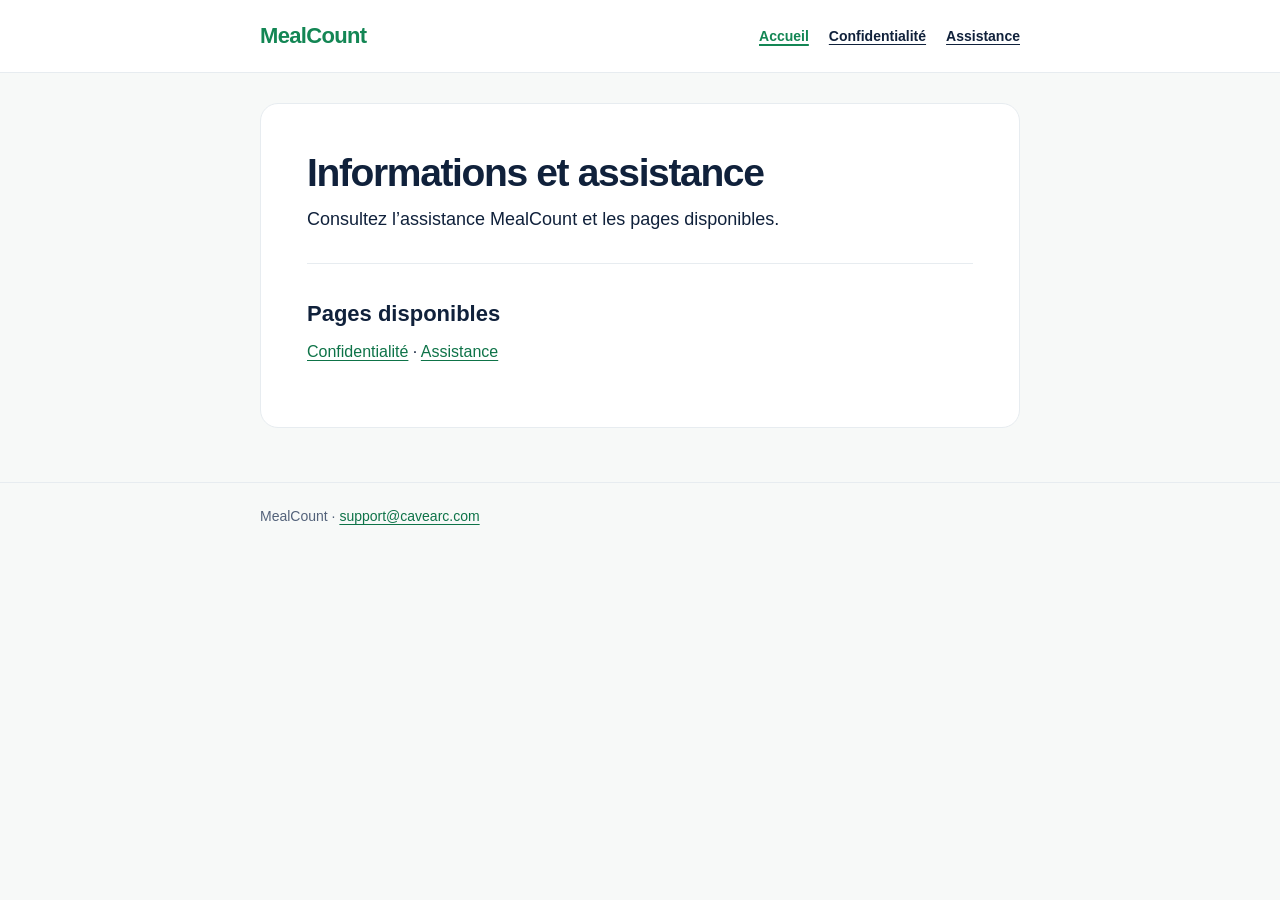
<file: index.html>
<!doctype html>
<html lang="fr">
<head>
  <meta charset="utf-8">
  <meta name="viewport" content="width=device-width, initial-scale=1">
  <meta name="color-scheme" content="light">
  <title>Informations et assistance · MealCount</title>
  <meta name="description" content="Informations et assistance de MealCount, application de suivi alimentaire.">
  <link rel="stylesheet" href="styles.css">
</head>
<body>
  <a class="skip" href="#contenu">Aller au contenu</a>
  <header class="site-header"><div class="wrap">
    <a class="brand" href="">MealCount</a>
    <nav aria-label="Navigation principale"><a href="" aria-current="page">Accueil</a>
<a href="mealcount/privacy/">Confidentialité</a>
<a href="mealcount/support/">Assistance</a></nav>
  </div></header>
  <main id="contenu" class="wrap"><article>
    <h1>Informations et assistance</h1>
    <p class="lead">Consultez l’assistance MealCount et les pages disponibles.</p>
    <section><h2>Pages disponibles</h2>
      <p><a href="mealcount/privacy/">Confidentialité</a> · <a href="mealcount/support/">Assistance</a></p>
    </section>
  </article></main>
  <footer class="site-footer"><div class="wrap">MealCount · <a href="mailto:support@cavearc.com">support@cavearc.com</a></div></footer>
</body>
</html>
</file>
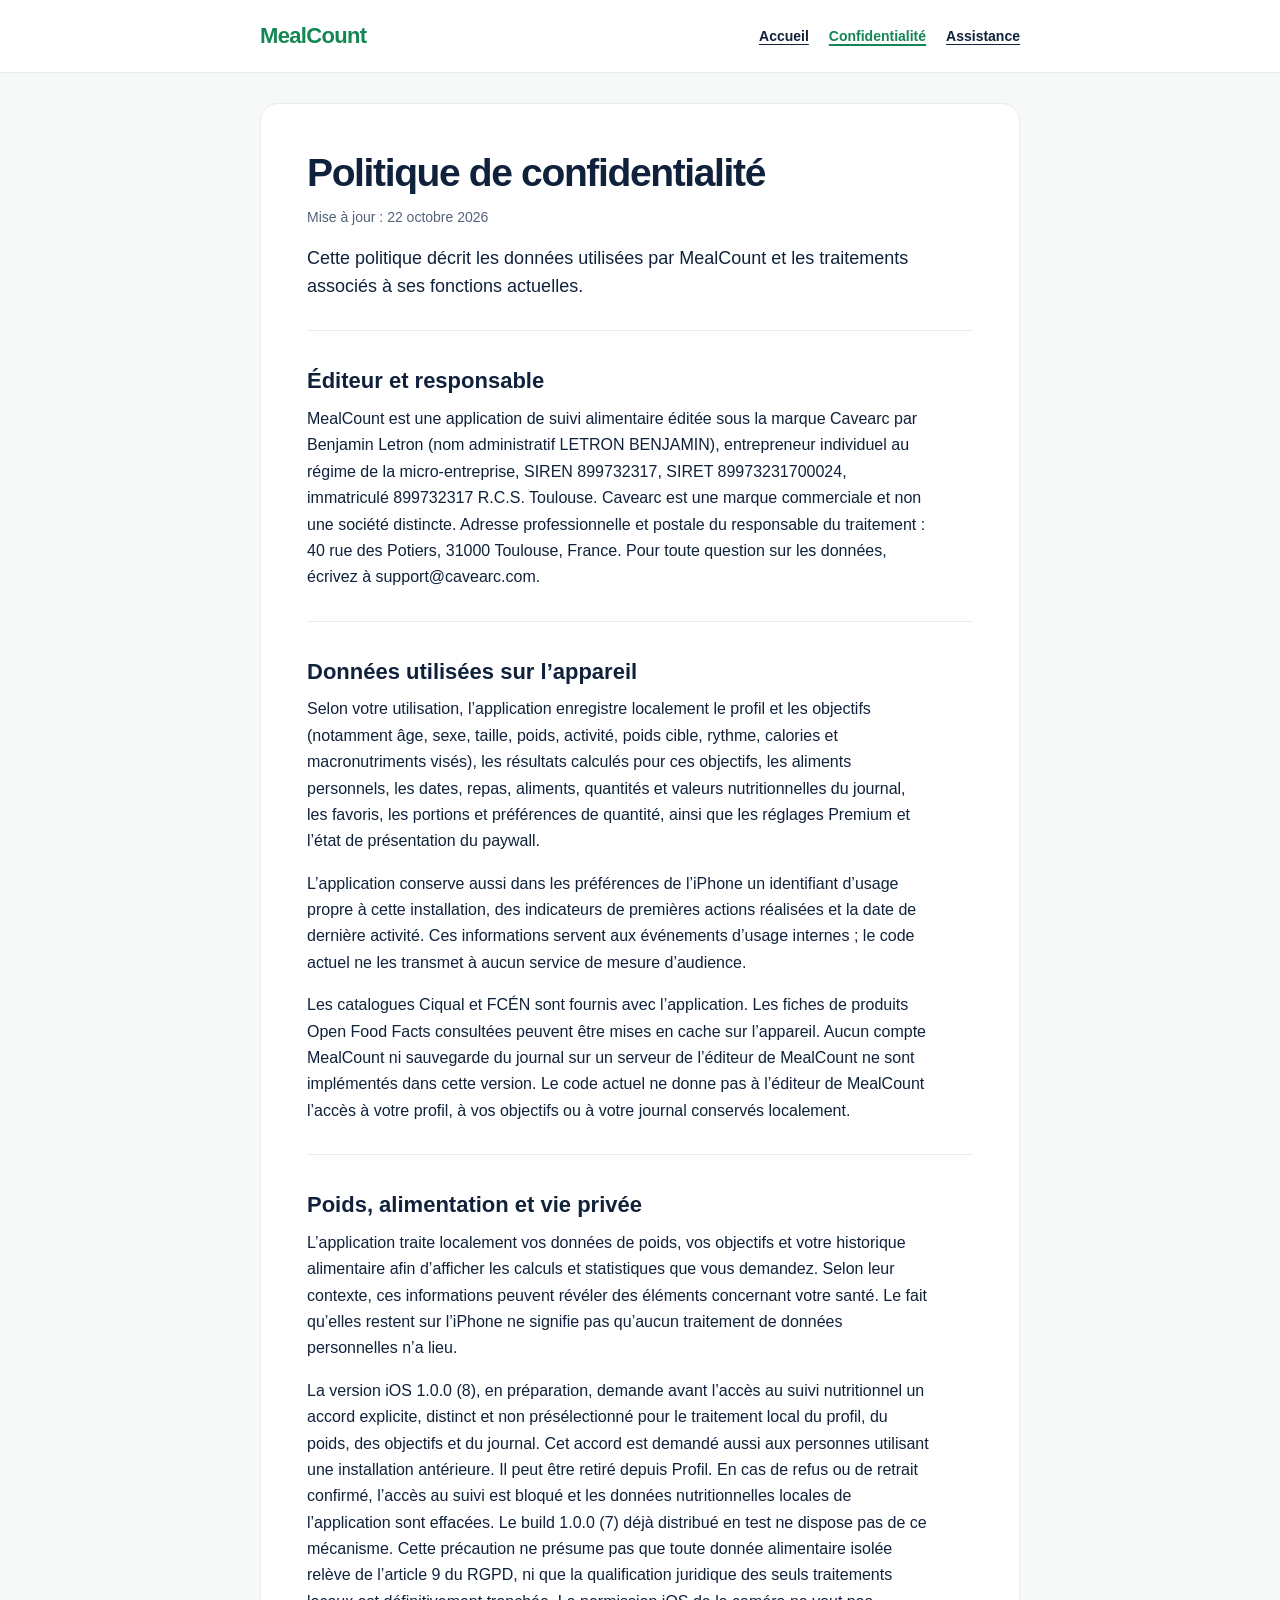
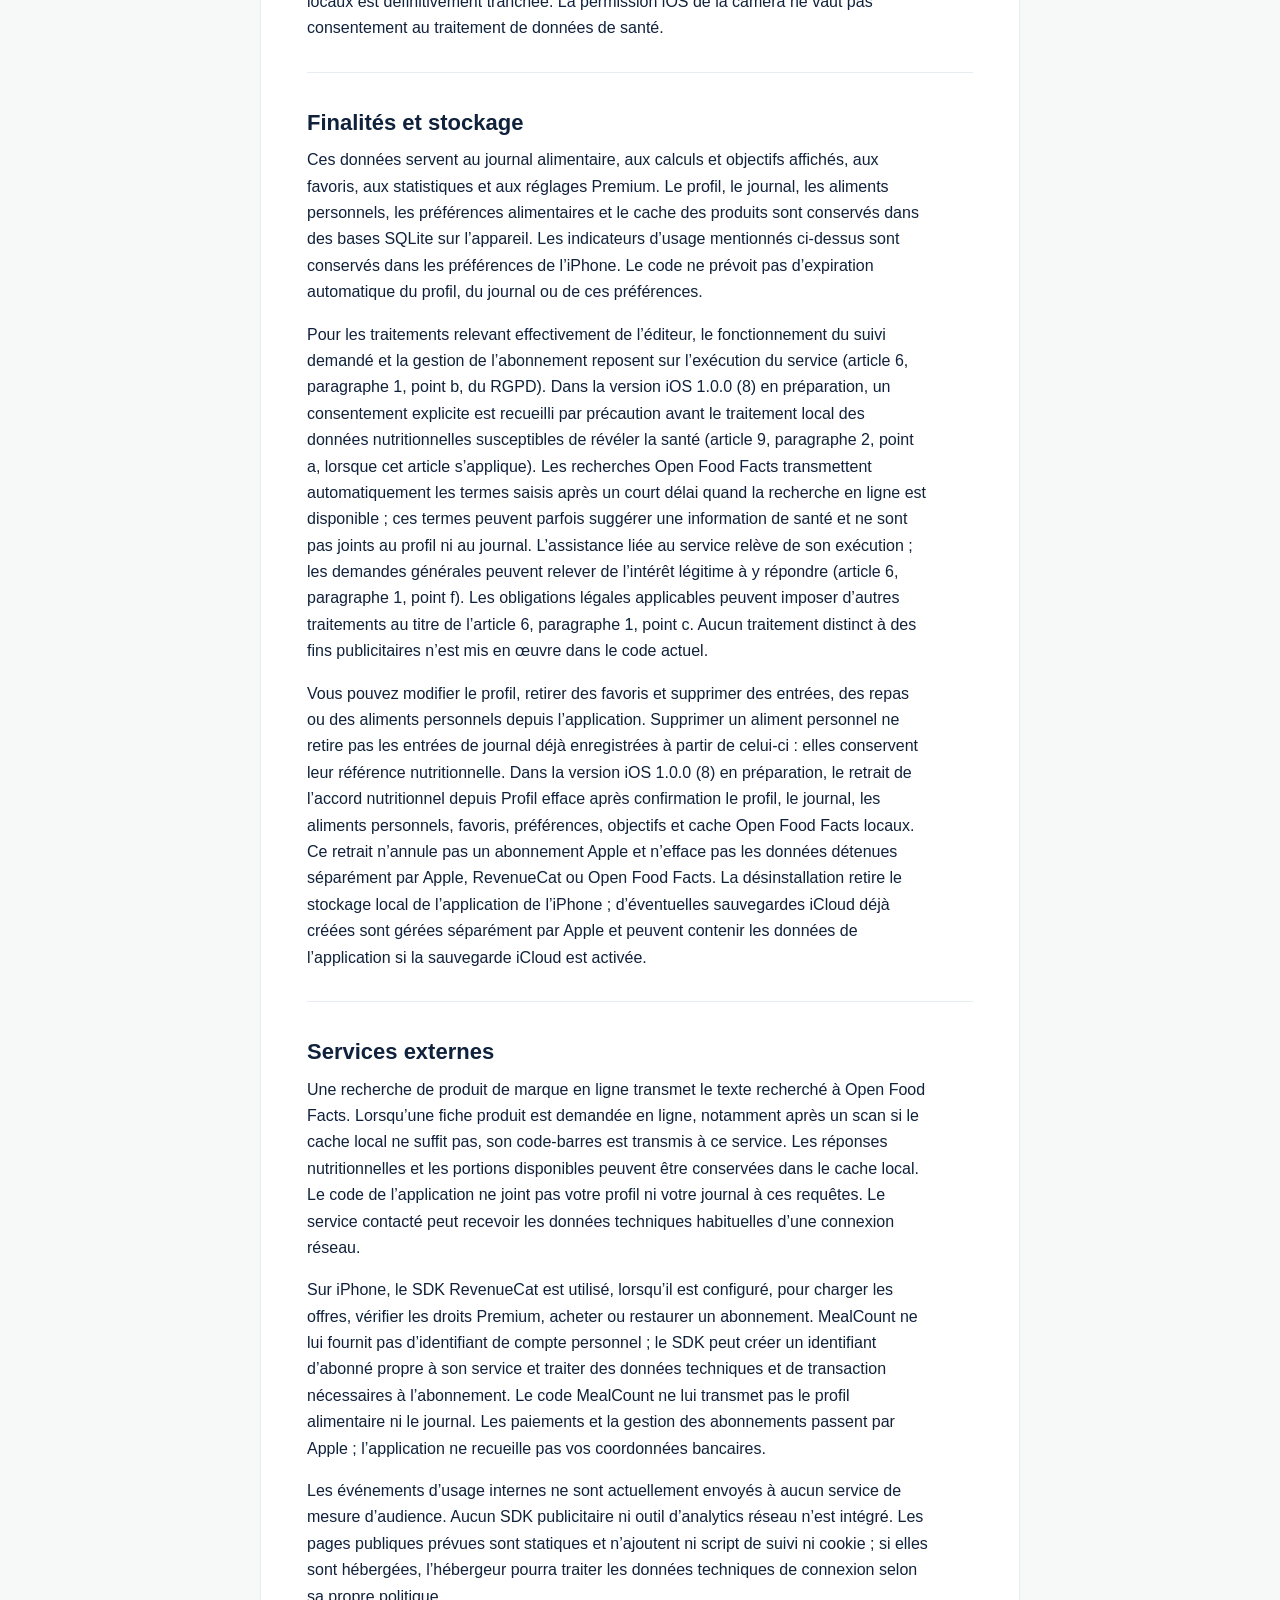
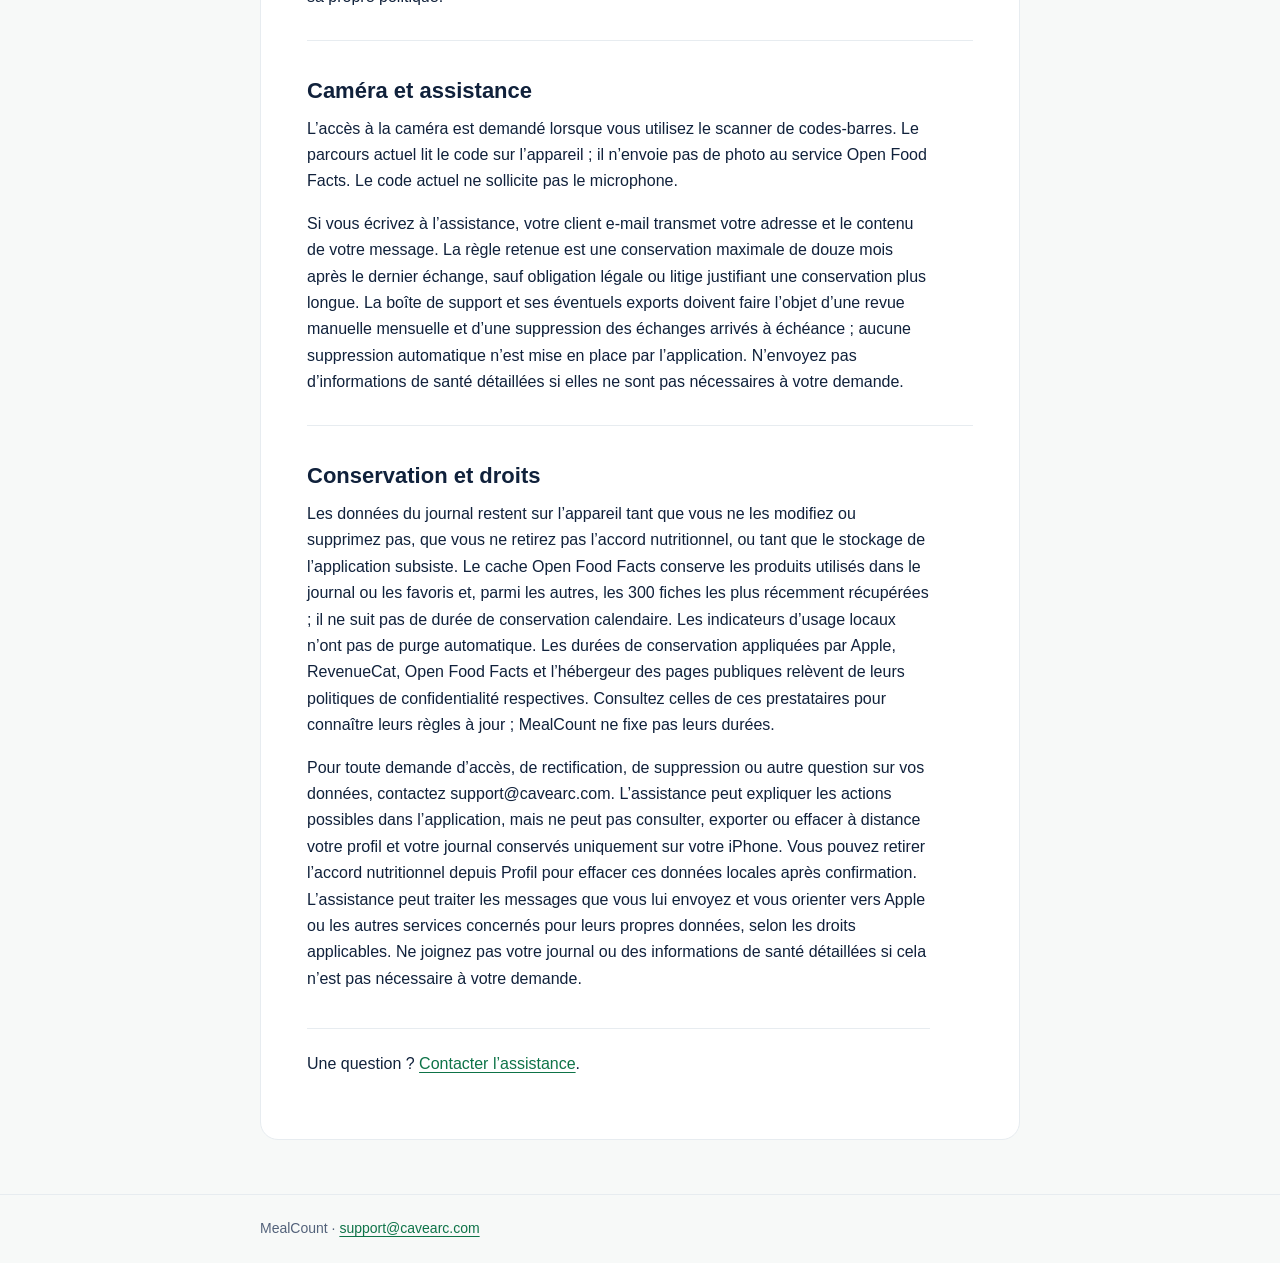
<file: mealcount/privacy/index.html>
<!doctype html>
<html lang="fr">
<head>
  <meta charset="utf-8">
  <meta name="viewport" content="width=device-width, initial-scale=1">
  <meta name="color-scheme" content="light">
  <title>Politique de confidentialité · MealCount</title>
  <meta name="description" content="Politique de confidentialité de MealCount, application de suivi alimentaire.">
  <link rel="stylesheet" href="../../styles.css">
</head>
<body>
  <a class="skip" href="#contenu">Aller au contenu</a>
  <header class="site-header"><div class="wrap">
    <a class="brand" href="../../">MealCount</a>
    <nav aria-label="Navigation principale"><a href="../../">Accueil</a>
<a href="../../mealcount/privacy/" aria-current="page">Confidentialité</a>
<a href="../../mealcount/support/">Assistance</a></nav>
  </div></header>
  <main id="contenu" class="wrap"><article>
    <h1>Politique de confidentialité</h1>
    <p class="date">Mise à jour : 22 octobre 2026</p>
    <p class="lead">Cette politique décrit les données utilisées par MealCount et les traitements associés à ses fonctions actuelles.</p>
    <section>
      <h2>Éditeur et responsable</h2>
      <p>MealCount est une application de suivi alimentaire éditée sous la marque Cavearc par Benjamin Letron (nom administratif LETRON BENJAMIN), entrepreneur individuel au régime de la micro-entreprise, SIREN 899732317, SIRET 89973231700024, immatriculé 899732317 R.C.S. Toulouse. Cavearc est une marque commerciale et non une société distincte. Adresse professionnelle et postale du responsable du traitement : 40 rue des Potiers, 31000 Toulouse, France. Pour toute question sur les données, écrivez à support@cavearc.com.</p>
    </section>
    <section>
      <h2>Données utilisées sur l’appareil</h2>
      <p>Selon votre utilisation, l’application enregistre localement le profil et les objectifs (notamment âge, sexe, taille, poids, activité, poids cible, rythme, calories et macronutriments visés), les résultats calculés pour ces objectifs, les aliments personnels, les dates, repas, aliments, quantités et valeurs nutritionnelles du journal, les favoris, les portions et préférences de quantité, ainsi que les réglages Premium et l’état de présentation du paywall.</p>
      <p>L’application conserve aussi dans les préférences de l’iPhone un identifiant d’usage propre à cette installation, des indicateurs de premières actions réalisées et la date de dernière activité. Ces informations servent aux événements d’usage internes ; le code actuel ne les transmet à aucun service de mesure d’audience.</p>
      <p>Les catalogues Ciqual et FCÉN sont fournis avec l’application. Les fiches de produits Open Food Facts consultées peuvent être mises en cache sur l’appareil. Aucun compte MealCount ni sauvegarde du journal sur un serveur de l’éditeur de MealCount ne sont implémentés dans cette version. Le code actuel ne donne pas à l’éditeur de MealCount l’accès à votre profil, à vos objectifs ou à votre journal conservés localement.</p>
    </section>
    <section>
      <h2>Poids, alimentation et vie privée</h2>
      <p>L’application traite localement vos données de poids, vos objectifs et votre historique alimentaire afin d’afficher les calculs et statistiques que vous demandez. Selon leur contexte, ces informations peuvent révéler des éléments concernant votre santé. Le fait qu’elles restent sur l’iPhone ne signifie pas qu’aucun traitement de données personnelles n’a lieu.</p>
      <p>La version iOS 1.0.0 (8), en préparation, demande avant l’accès au suivi nutritionnel un accord explicite, distinct et non présélectionné pour le traitement local du profil, du poids, des objectifs et du journal. Cet accord est demandé aussi aux personnes utilisant une installation antérieure. Il peut être retiré depuis Profil. En cas de refus ou de retrait confirmé, l’accès au suivi est bloqué et les données nutritionnelles locales de l’application sont effacées. Le build 1.0.0 (7) déjà distribué en test ne dispose pas de ce mécanisme. Cette précaution ne présume pas que toute donnée alimentaire isolée relève de l’article 9 du RGPD, ni que la qualification juridique des seuls traitements locaux est définitivement tranchée. La permission iOS de la caméra ne vaut pas consentement au traitement de données de santé.</p>
    </section>
    <section>
      <h2>Finalités et stockage</h2>
      <p>Ces données servent au journal alimentaire, aux calculs et objectifs affichés, aux favoris, aux statistiques et aux réglages Premium. Le profil, le journal, les aliments personnels, les préférences alimentaires et le cache des produits sont conservés dans des bases SQLite sur l’appareil. Les indicateurs d’usage mentionnés ci-dessus sont conservés dans les préférences de l’iPhone. Le code ne prévoit pas d’expiration automatique du profil, du journal ou de ces préférences.</p>
      <p>Pour les traitements relevant effectivement de l’éditeur, le fonctionnement du suivi demandé et la gestion de l’abonnement reposent sur l’exécution du service (article 6, paragraphe 1, point b, du RGPD). Dans la version iOS 1.0.0 (8) en préparation, un consentement explicite est recueilli par précaution avant le traitement local des données nutritionnelles susceptibles de révéler la santé (article 9, paragraphe 2, point a, lorsque cet article s’applique). Les recherches Open Food Facts transmettent automatiquement les termes saisis après un court délai quand la recherche en ligne est disponible ; ces termes peuvent parfois suggérer une information de santé et ne sont pas joints au profil ni au journal. L’assistance liée au service relève de son exécution ; les demandes générales peuvent relever de l’intérêt légitime à y répondre (article 6, paragraphe 1, point f). Les obligations légales applicables peuvent imposer d’autres traitements au titre de l’article 6, paragraphe 1, point c. Aucun traitement distinct à des fins publicitaires n’est mis en œuvre dans le code actuel.</p>
      <p>Vous pouvez modifier le profil, retirer des favoris et supprimer des entrées, des repas ou des aliments personnels depuis l’application. Supprimer un aliment personnel ne retire pas les entrées de journal déjà enregistrées à partir de celui-ci : elles conservent leur référence nutritionnelle. Dans la version iOS 1.0.0 (8) en préparation, le retrait de l’accord nutritionnel depuis Profil efface après confirmation le profil, le journal, les aliments personnels, favoris, préférences, objectifs et cache Open Food Facts locaux. Ce retrait n’annule pas un abonnement Apple et n’efface pas les données détenues séparément par Apple, RevenueCat ou Open Food Facts. La désinstallation retire le stockage local de l’application de l’iPhone ; d’éventuelles sauvegardes iCloud déjà créées sont gérées séparément par Apple et peuvent contenir les données de l’application si la sauvegarde iCloud est activée.</p>
    </section>
    <section>
      <h2>Services externes</h2>
      <p>Une recherche de produit de marque en ligne transmet le texte recherché à Open Food Facts. Lorsqu’une fiche produit est demandée en ligne, notamment après un scan si le cache local ne suffit pas, son code-barres est transmis à ce service. Les réponses nutritionnelles et les portions disponibles peuvent être conservées dans le cache local. Le code de l’application ne joint pas votre profil ni votre journal à ces requêtes. Le service contacté peut recevoir les données techniques habituelles d’une connexion réseau.</p>
      <p>Sur iPhone, le SDK RevenueCat est utilisé, lorsqu’il est configuré, pour charger les offres, vérifier les droits Premium, acheter ou restaurer un abonnement. MealCount ne lui fournit pas d’identifiant de compte personnel ; le SDK peut créer un identifiant d’abonné propre à son service et traiter des données techniques et de transaction nécessaires à l’abonnement. Le code MealCount ne lui transmet pas le profil alimentaire ni le journal. Les paiements et la gestion des abonnements passent par Apple ; l’application ne recueille pas vos coordonnées bancaires.</p>
      <p>Les événements d’usage internes ne sont actuellement envoyés à aucun service de mesure d’audience. Aucun SDK publicitaire ni outil d’analytics réseau n’est intégré. Les pages publiques prévues sont statiques et n’ajoutent ni script de suivi ni cookie ; si elles sont hébergées, l’hébergeur pourra traiter les données techniques de connexion selon sa propre politique.</p>
    </section>
    <section>
      <h2>Caméra et assistance</h2>
      <p>L’accès à la caméra est demandé lorsque vous utilisez le scanner de codes-barres. Le parcours actuel lit le code sur l’appareil ; il n’envoie pas de photo au service Open Food Facts. Le code actuel ne sollicite pas le microphone.</p>
      <p>Si vous écrivez à l’assistance, votre client e-mail transmet votre adresse et le contenu de votre message. La règle retenue est une conservation maximale de douze mois après le dernier échange, sauf obligation légale ou litige justifiant une conservation plus longue. La boîte de support et ses éventuels exports doivent faire l’objet d’une revue manuelle mensuelle et d’une suppression des échanges arrivés à échéance ; aucune suppression automatique n’est mise en place par l’application. N’envoyez pas d’informations de santé détaillées si elles ne sont pas nécessaires à votre demande.</p>
    </section>
    <section>
      <h2>Conservation et droits</h2>
      <p>Les données du journal restent sur l’appareil tant que vous ne les modifiez ou supprimez pas, que vous ne retirez pas l’accord nutritionnel, ou tant que le stockage de l’application subsiste. Le cache Open Food Facts conserve les produits utilisés dans le journal ou les favoris et, parmi les autres, les 300 fiches les plus récemment récupérées ; il ne suit pas de durée de conservation calendaire. Les indicateurs d’usage locaux n’ont pas de purge automatique. Les durées de conservation appliquées par Apple, RevenueCat, Open Food Facts et l’hébergeur des pages publiques relèvent de leurs politiques de confidentialité respectives. Consultez celles de ces prestataires pour connaître leurs règles à jour ; MealCount ne fixe pas leurs durées.</p>
      <p>Pour toute demande d’accès, de rectification, de suppression ou autre question sur vos données, contactez support@cavearc.com. L’assistance peut expliquer les actions possibles dans l’application, mais ne peut pas consulter, exporter ou effacer à distance votre profil et votre journal conservés uniquement sur votre iPhone. Vous pouvez retirer l’accord nutritionnel depuis Profil pour effacer ces données locales après confirmation. L’assistance peut traiter les messages que vous lui envoyez et vous orienter vers Apple ou les autres services concernés pour leurs propres données, selon les droits applicables. Ne joignez pas votre journal ou des informations de santé détaillées si cela n’est pas nécessaire à votre demande.</p>
    </section>
    <p class="contact">Une question ? <a href="mailto:support@cavearc.com">Contacter l’assistance</a>.</p>
  </article></main>
  <footer class="site-footer"><div class="wrap">MealCount · <a href="mailto:support@cavearc.com">support@cavearc.com</a></div></footer>
</body>
</html>
</file>
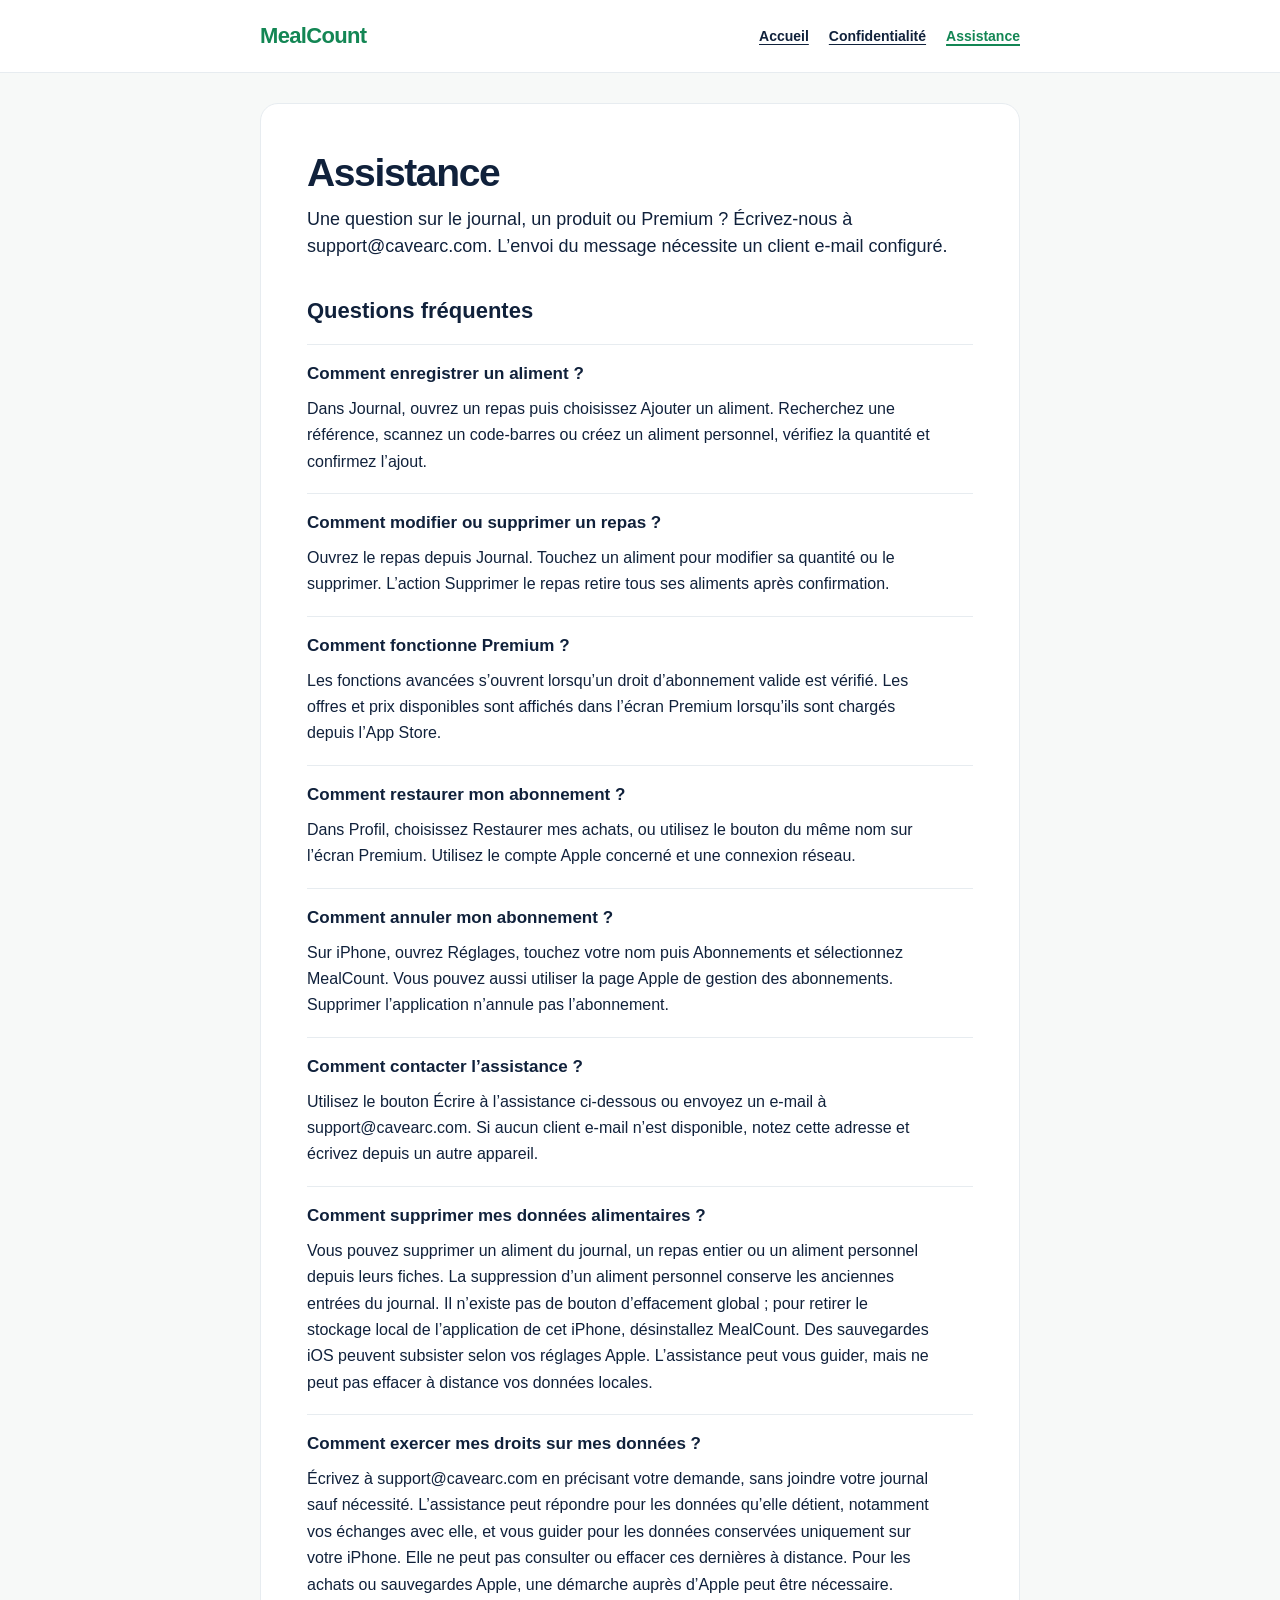
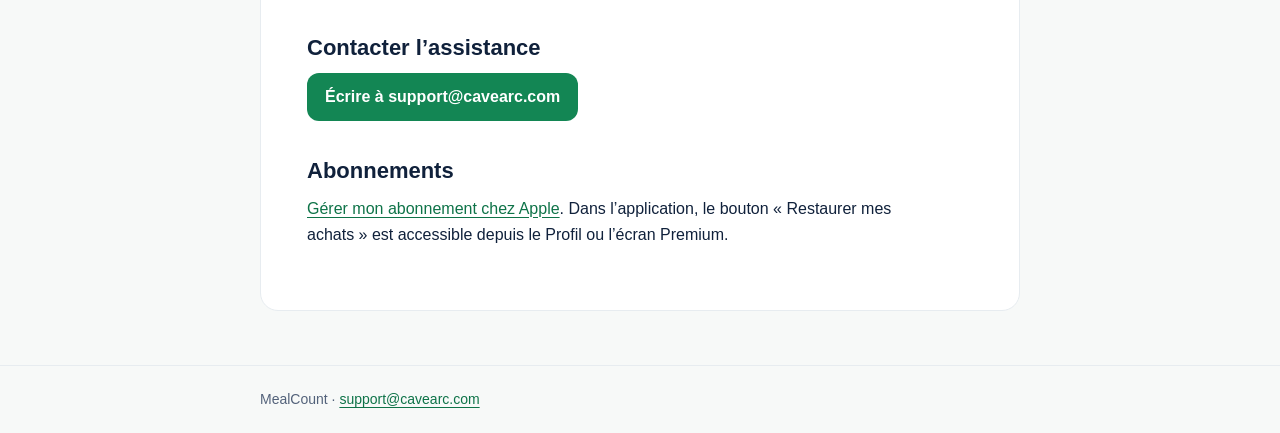
<file: mealcount/support/index.html>
<!doctype html>
<html lang="fr">
<head>
  <meta charset="utf-8">
  <meta name="viewport" content="width=device-width, initial-scale=1">
  <meta name="color-scheme" content="light">
  <title>Assistance · MealCount</title>
  <meta name="description" content="Assistance de MealCount, application de suivi alimentaire.">
  <link rel="stylesheet" href="../../styles.css">
</head>
<body>
  <a class="skip" href="#contenu">Aller au contenu</a>
  <header class="site-header"><div class="wrap">
    <a class="brand" href="../../">MealCount</a>
    <nav aria-label="Navigation principale"><a href="../../">Accueil</a>
<a href="../../mealcount/privacy/">Confidentialité</a>
<a href="../../mealcount/support/" aria-current="page">Assistance</a></nav>
  </div></header>
  <main id="contenu" class="wrap"><article>
    <h1>Assistance</h1>
    <p class="lead">Une question sur le journal, un produit ou Premium ? Écrivez-nous à support@cavearc.com. L’envoi du message nécessite un client e-mail configuré.</p>
    <h2>Questions fréquentes</h2>
    <section class="faq"><h3>Comment enregistrer un aliment ?</h3><p>Dans Journal, ouvrez un repas puis choisissez Ajouter un aliment. Recherchez une référence, scannez un code-barres ou créez un aliment personnel, vérifiez la quantité et confirmez l’ajout.</p></section>
    <section class="faq"><h3>Comment modifier ou supprimer un repas ?</h3><p>Ouvrez le repas depuis Journal. Touchez un aliment pour modifier sa quantité ou le supprimer. L’action Supprimer le repas retire tous ses aliments après confirmation.</p></section>
    <section class="faq"><h3>Comment fonctionne Premium ?</h3><p>Les fonctions avancées s’ouvrent lorsqu’un droit d’abonnement valide est vérifié. Les offres et prix disponibles sont affichés dans l’écran Premium lorsqu’ils sont chargés depuis l’App Store.</p></section>
    <section class="faq"><h3>Comment restaurer mon abonnement ?</h3><p>Dans Profil, choisissez Restaurer mes achats, ou utilisez le bouton du même nom sur l’écran Premium. Utilisez le compte Apple concerné et une connexion réseau.</p></section>
    <section class="faq"><h3>Comment annuler mon abonnement ?</h3><p>Sur iPhone, ouvrez Réglages, touchez votre nom puis Abonnements et sélectionnez MealCount. Vous pouvez aussi utiliser la page Apple de gestion des abonnements. Supprimer l’application n’annule pas l’abonnement.</p></section>
    <section class="faq"><h3>Comment contacter l’assistance ?</h3><p>Utilisez le bouton Écrire à l’assistance ci-dessous ou envoyez un e-mail à support@cavearc.com. Si aucun client e-mail n’est disponible, notez cette adresse et écrivez depuis un autre appareil.</p></section>
    <section class="faq"><h3>Comment supprimer mes données alimentaires ?</h3><p>Vous pouvez supprimer un aliment du journal, un repas entier ou un aliment personnel depuis leurs fiches. La suppression d’un aliment personnel conserve les anciennes entrées du journal. Il n’existe pas de bouton d’effacement global ; pour retirer le stockage local de l’application de cet iPhone, désinstallez MealCount. Des sauvegardes iOS peuvent subsister selon vos réglages Apple. L’assistance peut vous guider, mais ne peut pas effacer à distance vos données locales.</p></section>
    <section class="faq"><h3>Comment exercer mes droits sur mes données ?</h3><p>Écrivez à support@cavearc.com en précisant votre demande, sans joindre votre journal sauf nécessité. L’assistance peut répondre pour les données qu’elle détient, notamment vos échanges avec elle, et vous guider pour les données conservées uniquement sur votre iPhone. Elle ne peut pas consulter ou effacer ces dernières à distance. Pour les achats ou sauvegardes Apple, une démarche auprès d’Apple peut être nécessaire.</p></section>
    <h2>Contacter l’assistance</h2>
    <p><a class="action" href="mailto:support@cavearc.com">Écrire à support@cavearc.com</a></p>
    <h2>Abonnements</h2>
    <p><a href="https://apps.apple.com/account/subscriptions" rel="noreferrer">Gérer mon abonnement chez Apple</a>. Dans l’application, le bouton « Restaurer mes achats » est accessible depuis le Profil ou l’écran Premium.</p>
  </article></main>
  <footer class="site-footer"><div class="wrap">MealCount · <a href="mailto:support@cavearc.com">support@cavearc.com</a></div></footer>
</body>
</html>
</file>
<file: styles.css>
:root{color-scheme:light;--ink:#10213b;--muted:#53627a;--green:#138654;--line:#e7ecf0;--bg:#f7f9f8;--white:#fff}
*{box-sizing:border-box}html{scroll-behavior:smooth}body{margin:0;background:var(--bg);color:var(--ink);font:16px/1.65 -apple-system,BlinkMacSystemFont,"Segoe UI",sans-serif}
.wrap{width:min(100% - 40px,760px);margin-inline:auto}.site-header{background:var(--white);border-bottom:1px solid var(--line)}.site-header .wrap{padding:18px 0;display:flex;align-items:center;justify-content:space-between;gap:16px;flex-wrap:wrap}
.brand{font-size:22px;font-weight:800;letter-spacing:-.03em;color:var(--green);text-decoration:none}nav{display:flex;gap:10px 20px;flex-wrap:wrap}nav a{font-size:14px;font-weight:650;color:var(--ink)}nav a[aria-current=page]{color:var(--green);text-decoration-thickness:2px}
main{padding-block:30px 54px}article{background:var(--white);border:1px solid var(--line);border-radius:18px;padding:clamp(22px,5vw,46px)}h1{font-size:clamp(29px,5vw,39px);line-height:1.16;letter-spacing:-.035em;margin:0 0 10px}h2{font-size:22px;line-height:1.3;margin:36px 0 10px}h3{font-size:17px;line-height:1.35;margin:24px 0 6px}p{max-width:70ch;margin:10px 0 16px}.lead{font-size:18px;line-height:1.55;color:var(--ink)}.date{font-size:14px;color:var(--muted)}section{border-top:1px solid var(--line);margin-top:30px}.faq{margin-top:18px}.faq h3{margin-top:18px}
a{color:#0e7348;text-underline-offset:3px}a:hover{color:#075c38}a:focus-visible{outline:3px solid var(--green);outline-offset:4px;border-radius:3px}.action{display:inline-block;background:var(--green);color:var(--white);padding:11px 18px;border-radius:12px;text-decoration:none;font-weight:700}.action:hover{color:var(--white);background:#0e7348}
.draft{background:#fff4db;border:1px solid #dfbb62;border-radius:10px;padding:12px 14px;font-weight:650}.contact{border-top:1px solid var(--line);padding-top:22px;margin-top:36px}.site-footer{border-top:1px solid var(--line);padding:22px 0;font-size:14px;color:var(--muted)}.skip{position:absolute;top:-60px;left:12px;background:var(--white);padding:8px 12px;z-index:2}.skip:focus{top:8px}
@media(max-width:520px){.wrap{width:min(100% - 28px,760px)}.site-header .wrap{align-items:flex-start}nav{gap:6px 14px}nav a{font-size:13px}article{border-radius:14px}h2{font-size:20px}}
</file>
